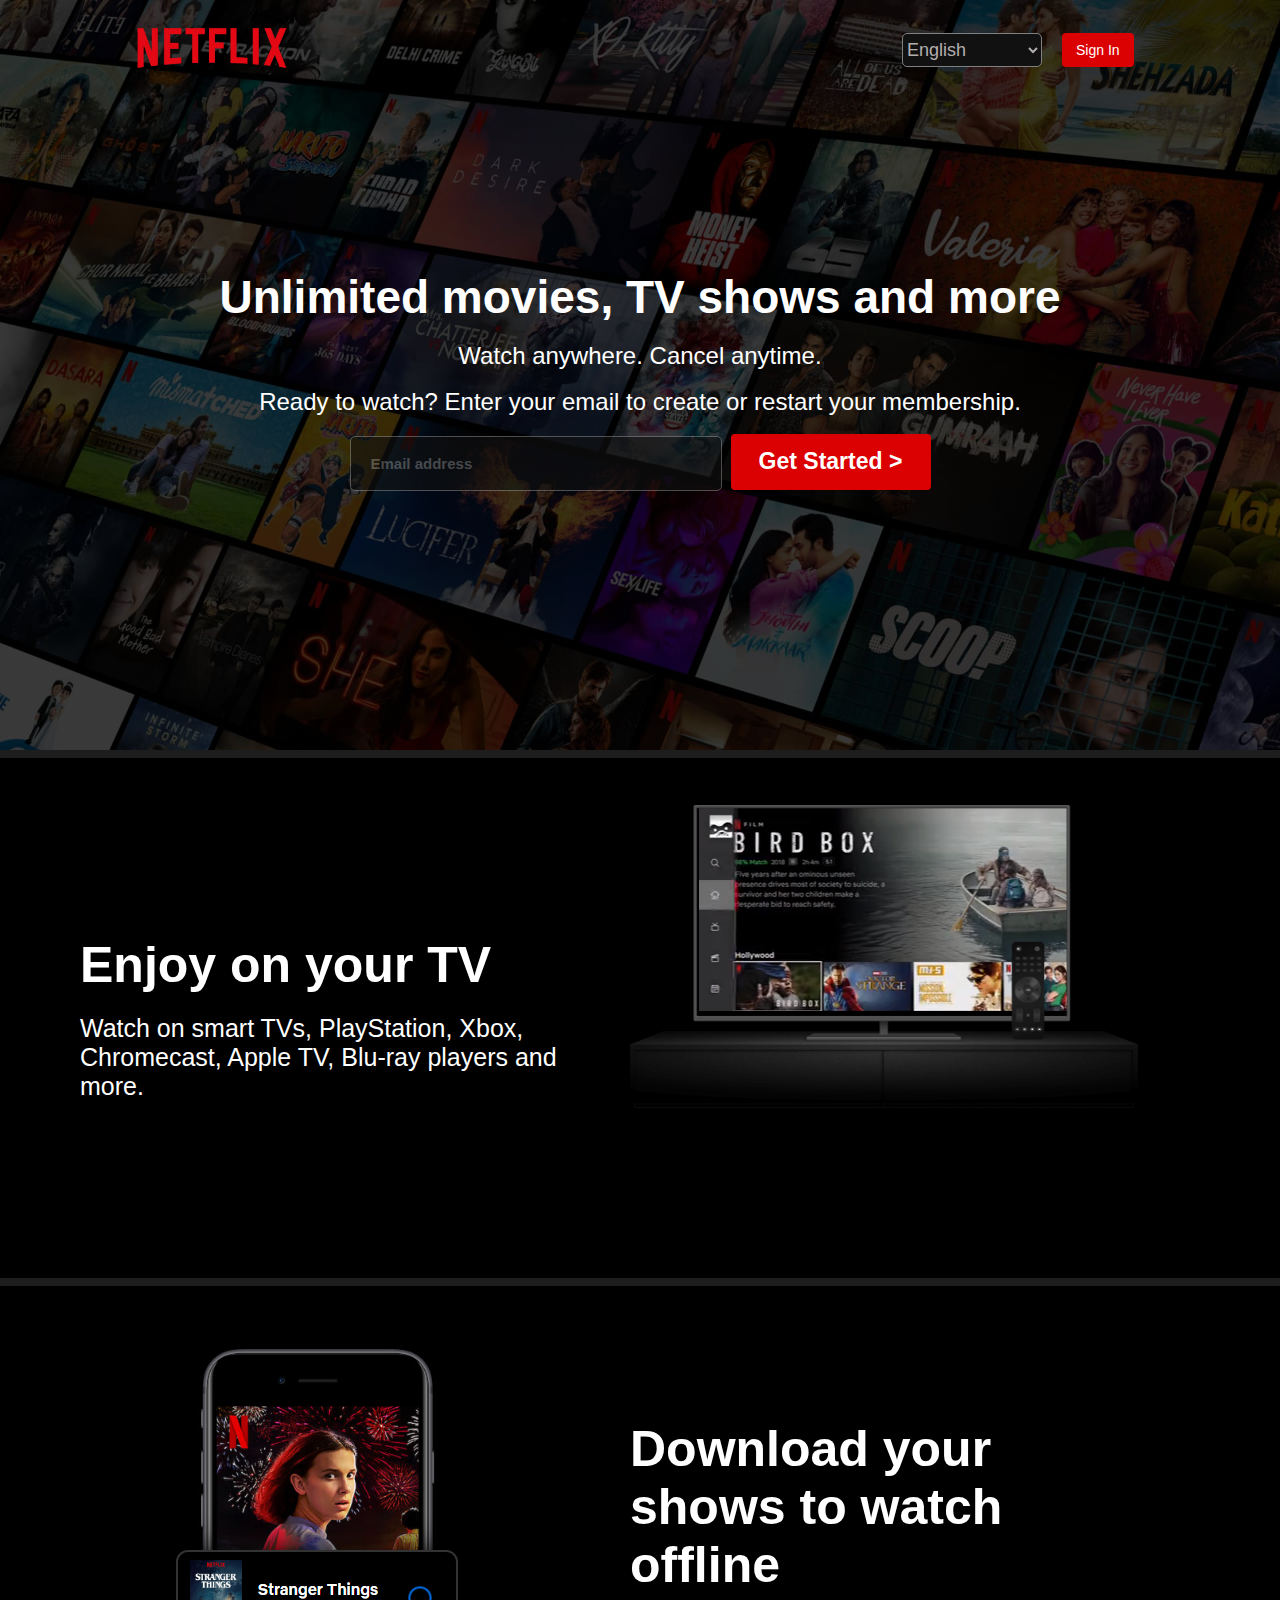
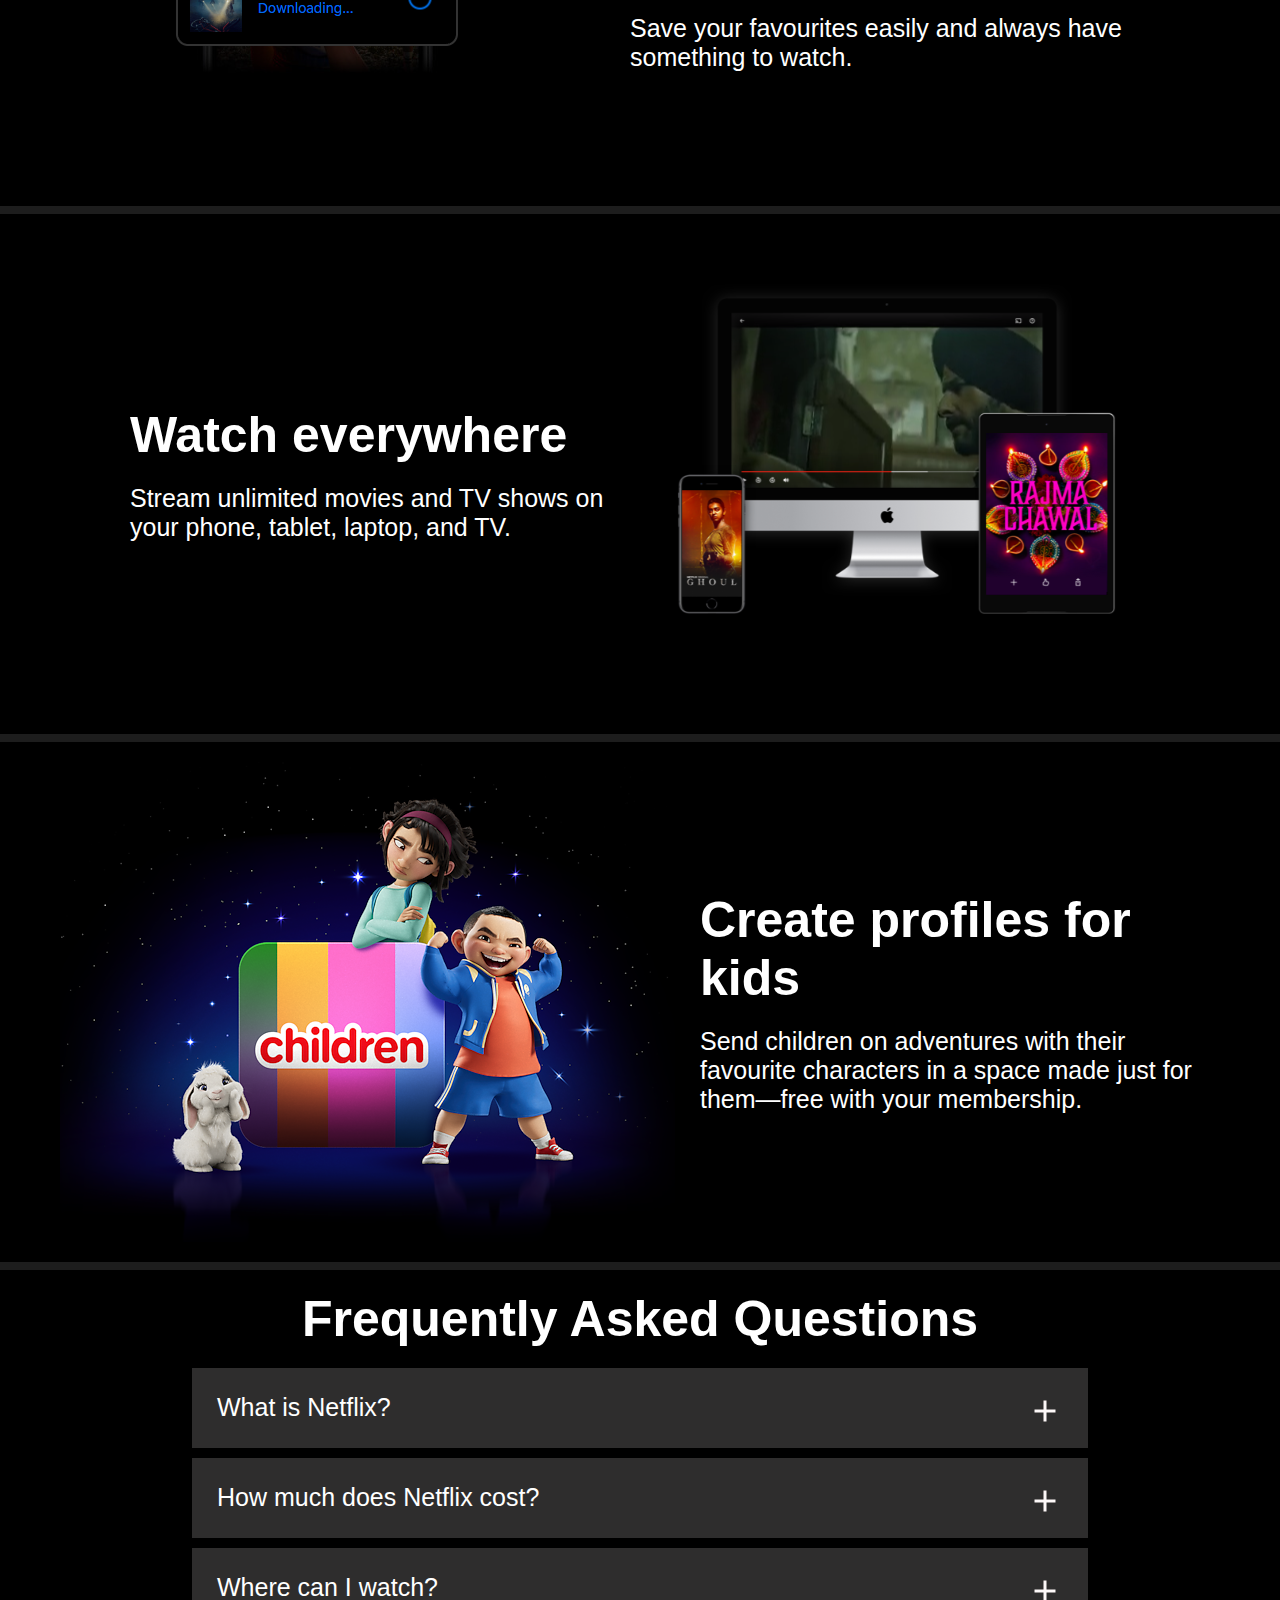
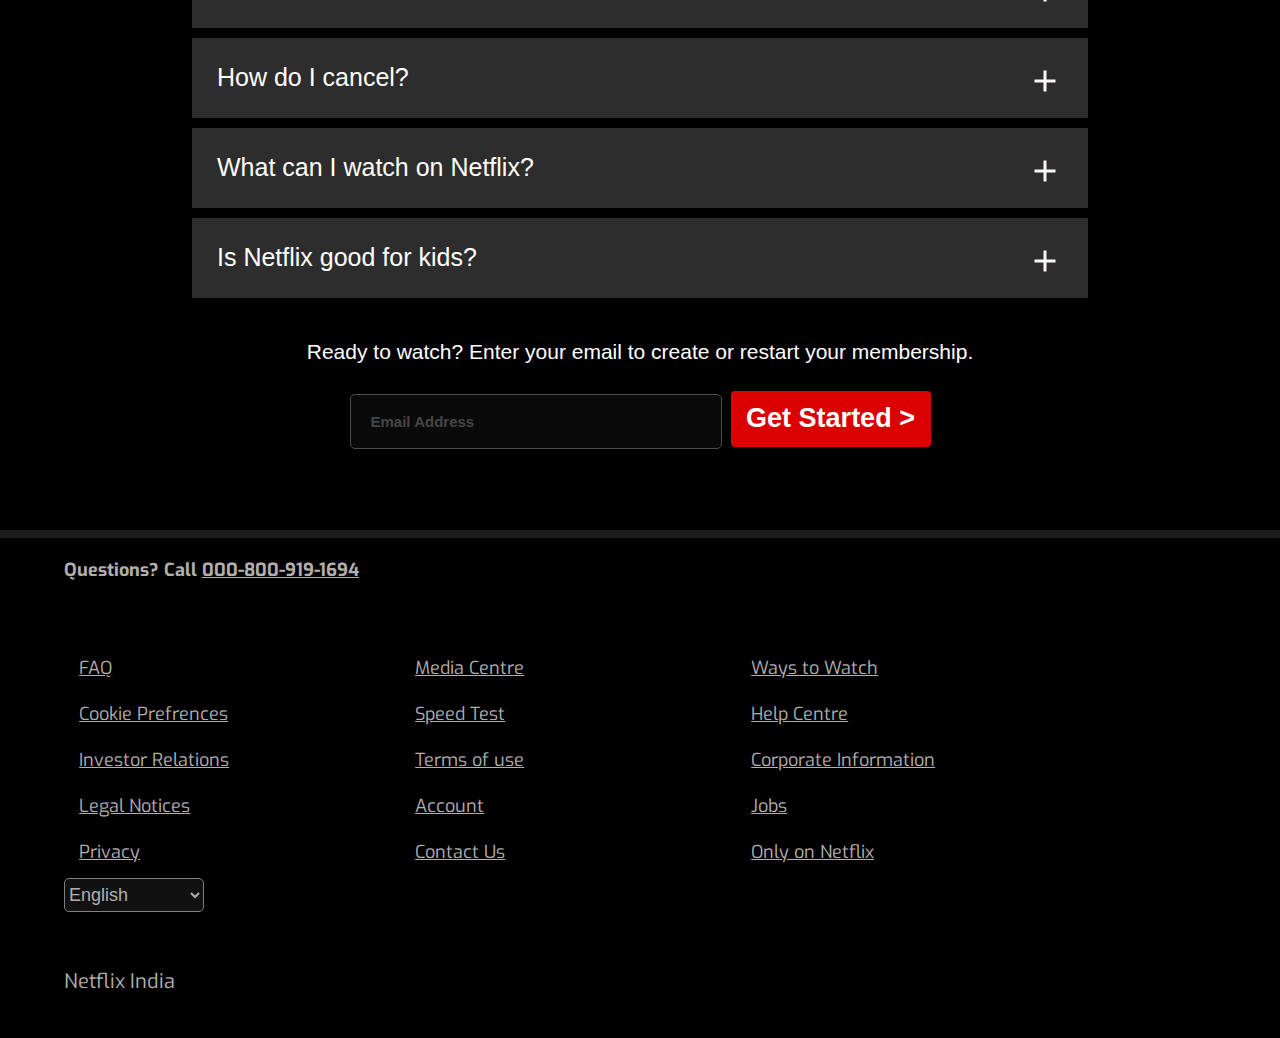
<file: index.html>
<!DOCTYPE html>
<html lang="en">
<head>
    <meta charset="UTF-8">
    <meta name="viewport" content="width=device-width, initial-scale=1.0">
    <title>Netflix Home-Page</title>
    <link rel="stylesheet" href="netflix.css">
    <link rel="shortcut icon" href="/img/logo.png" type="image/x-icon">
</head>
<body>
    <div class="main">
        <div class="home">
            <div class="nav">
                <div class="logo">
                    <img src="img/Netflix-logo-red-black-png__1_-removebg.png">
                </div>

                <div class="other">
                    <div class="lan">
                        <select onchange="window.location.href=this.value;">
                                <option value="" disabled selected hidden>English</option>
                                <option value="index.html">English</option>
                                <option value="index2.html">हिन्दी</option>
                        </select>
                    </div>

                    <div class="btn">
                        <button>
                            <p>Sign In</p>
                        </button>
                    </div>
                </div>
            </div>

            <div class="mid">
                <h1>Unlimited movies, TV shows and more</h1>
                <h2>Watch anywhere. Cancel anytime.</h2>
                <h2>Ready to watch? Enter your email to create or restart your membership.</h2>
                <form>
                    <input type="email" placeholder="Email address" class="mail">
                    <button>
                        <p>Get Started ></p>
                    </button>
                </form>
            </div>
        </div>

        <div class="tv">
            <div class="txttv">
                <h1>Enjoy on your TV</h1>
                <h2>Watch on smart TVs, PlayStation, Xbox, Chromecast, Apple TV, Blu-ray players and more.</h2>
            </div>

            <div class="imgtv">
                <img src="img/tvimg.png" class="allimg">
            </div>
        </div>

        <div class="mobile">
            <div class="imgmob">
                <img src="img/mobileimg.png" class="allimg">
            </div>

            <div class="txtmob">
                <h1>Download your shows to watch offline</h1>
                <h2>Save your favourites easily and always have something to watch.</h2>
            </div>

        </div>

        <div class="pc">
            <div class="txtpc">
                <h1>Watch everywhere</h1>
                <h2>Stream unlimited movies and TV shows on your phone, tablet, laptop, and TV.</h2>
            </div>

            <div class="imgpc">
                <img src="img/pcimg.png" class="allimg">
            </div>
        </div>

        <div class="child">
            <div class="imgch">
                <img src="img/child.png" class="allimg">
            </div>

            <div class="txtch">
                <h1>Create profiles for kids</h1>
                <h2>Send children on adventures with their favourite characters in a space made just for them—free with your membership.</h2>
            </div>
        </div>

        <div class="question">
            <p>Frequently Asked Questions</p>
            <button class="bton"><span>What is Netflix?</span><span><img src="img/plus-regular-36.png"></span></button>
            <button class="bton"><span>How much does Netflix cost?</span><span><img src="img/plus-regular-36.png"></span></button>
            <button class="bton"><span>Where can I watch?</span><span><img src="img/plus-regular-36.png"></span></button>
            <button class="bton"><span>How do I cancel?</span><span><img src="img/plus-regular-36.png"></span></span></button>
            <button class="bton"><span>What can I watch on Netflix?</span><span><img src="img/plus-regular-36.png"></span></button>
            <button class="bton"><span>Is Netflix good for kids?</span><span><img src="img/plus-regular-36.png"></span></button>
            <h3>Ready to watch? Enter your email to create or restart your membership.</h3>

            <div class="in">
                <p>Ready to watch? Enter your email to create or restart your membership.</p>
                <form>
                    <input type="email" placeholder="Email Address" class="mail">
                    <button>
                        <h2>Get Started ></h2>
                    </button>
                </form>
            </div>
        </div>

        <div class="extra">
            <div class="extra1">
                <div class="ext0">
                    <h2>Questions? Call <u>000-800-919-1694</u></h2>
                </div>

                <div class="ext1">
                    <ul>
                            <li><u>FAQ</u></li>
                            <li><u>Media Centre</u></li>
                            <li><u>Ways to Watch</u></li>
                            <li><u>Cookie Prefrences</u></li>
                            <li><u>Speed Test</u></li>
                            <li><u>Help Centre</u></li>
                            <li><u>Investor Relations</u></li>
                            <li><u>Terms of use</u></li>
                            <li><u>Corporate Information</u></li>
                            <li><u>Legal Notices</u></li>
                            <li><u>Account</u></li>
                            <li><u>Jobs</u></li>
                            <li><u>Privacy</u></li>
                            <li><u>Contact Us</u></li>
                            <li><u>Only on Netflix</u></li>
                    </ul>
                </div>

                <div class="ext2">
                    <select onchange="window.location.href=this.value;">
                        <option value="" disabled selected hidden>English</option>
                        <option value="index.html">English</option>
                        <option value="index2.html">हिन्दी</option>
                    </select>
                </div>

            </div>
            <div class="extra2">
                <p>Netflix India</p>
            </div>
        </div>    
    </div>
</body>
</html>
</file>
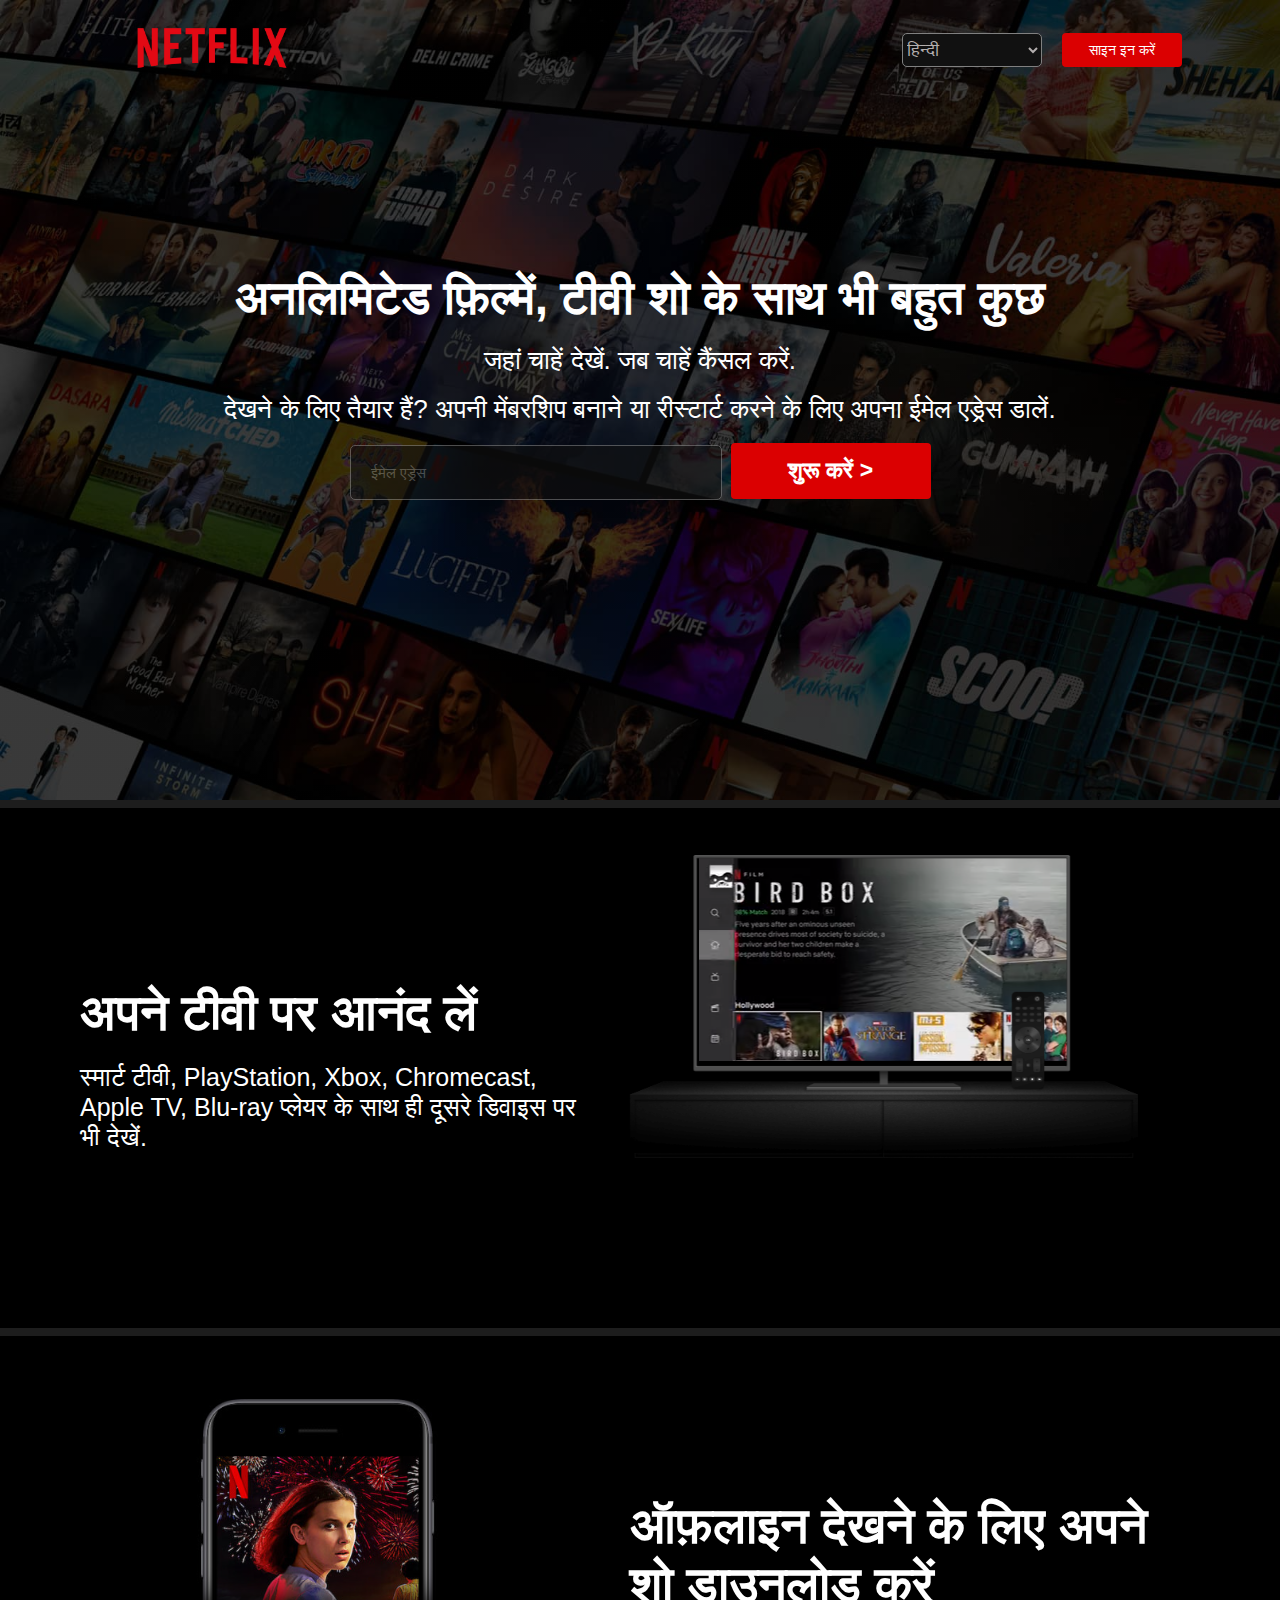
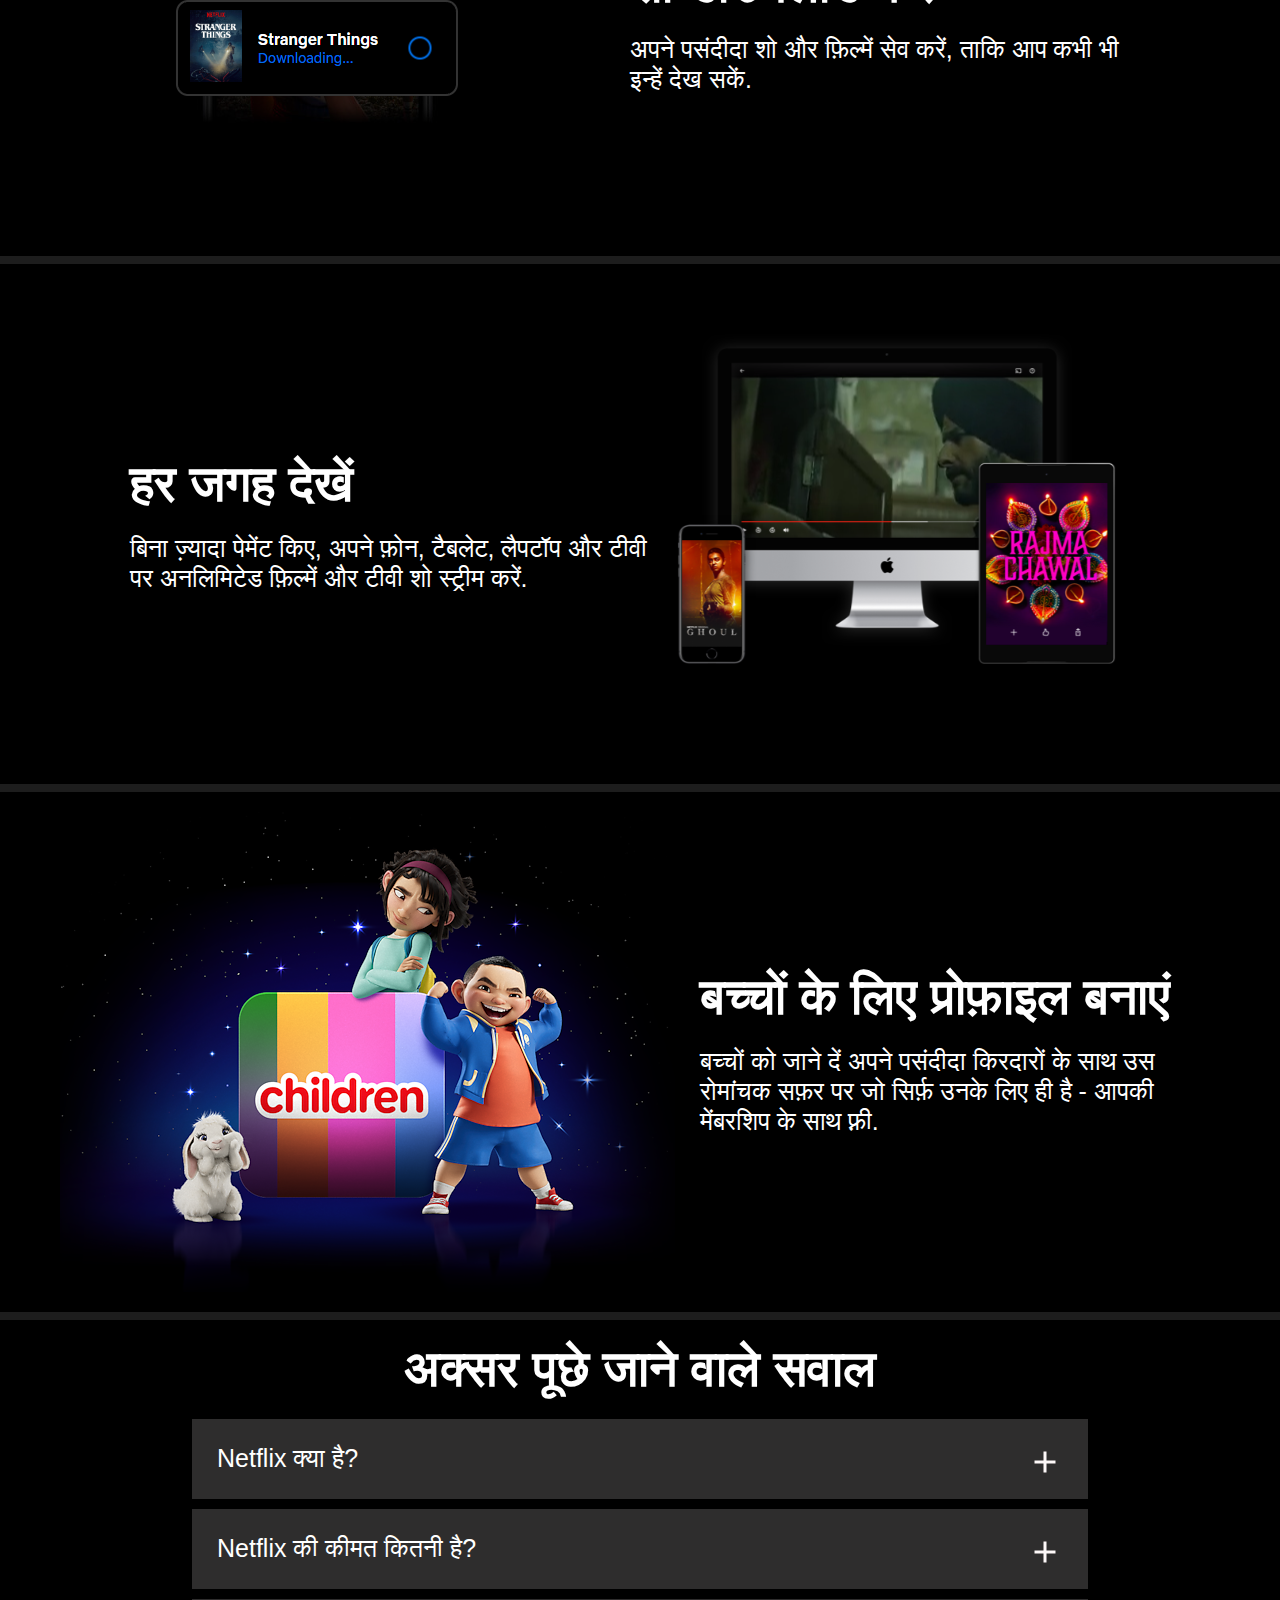
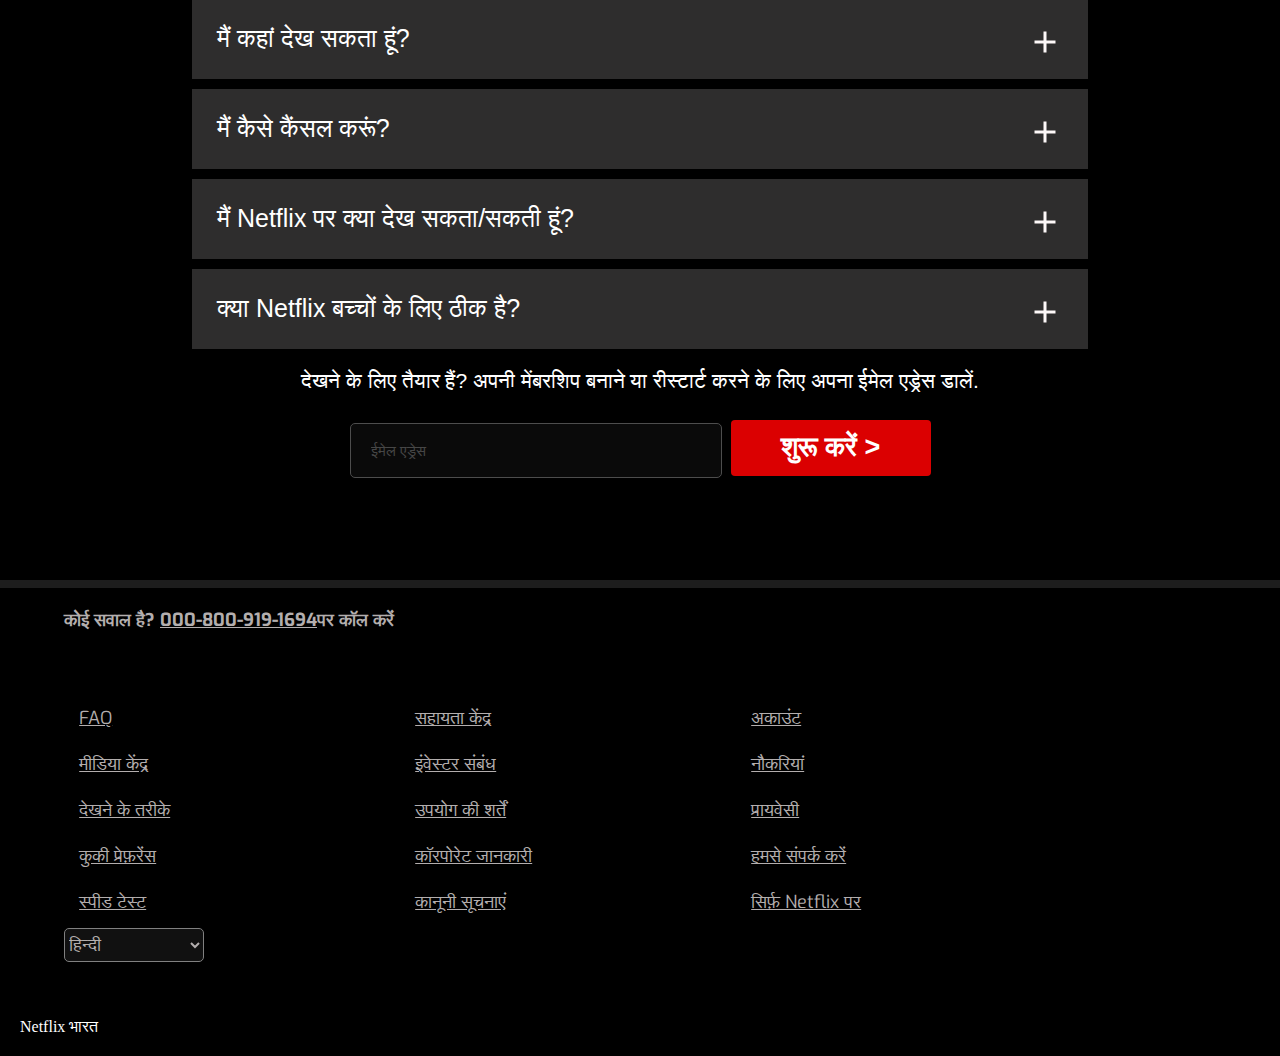
<file: index2.html>
<!DOCTYPE html>
<html lang="en">
<head>
    <meta charset="UTF-8">
    <meta name="viewport" content="width=device-width, initial-scale=1.0">
    <title>Netflix Home-Page</title>
    <link rel="stylesheet" href="netflix2.css">
    <link rel="shortcut icon" href="img/logo.png" type="image/x-icon">
</head>
<body>
    <div class="main">
        <div class="home">
            <div class="nav">
                <div class="logo">
                    <img src="img/Netflix-logo-red-black-png__1_-removebg.png">
                </div>

                <div class="other">
                    <div class="lan">
                        <select onchange="window.location.href=this.value;">
                                <option value="" disabled selected hidden>हिन्दी</option>
                                <option value="index2.html">हिन्दी</option>
                                <option value="index.html">English</option>
                        </select>
                    </div>

                    <div class="btn">
                        <button>
                            <p>साइन इन करें</p>
                        </button>
                    </div>
                </div>
            </div>

            <div class="mid">
                <h1>अनलिमिटेड फ़िल्में, टीवी शो के साथ भी बहुत कुछ</h1>
                <h2>जहां चाहें देखें. जब चाहें कैंसल करें.</h2>
                <h2>देखने के लिए तैयार हैं? अपनी मेंबरशिप बनाने या रीस्टार्ट करने के लिए अपना ईमेल एड्रेस डालें.</h2>

                <form>
                    <input type="email" placeholder="ईमेल एड्रेस">
                    <button>
                        <p>शुरू करें ></p>
                    </button>
                </form>
            </div>
        </div>

        <div class="tv">
            <div class="txttv">
                <h1>अपने टीवी पर आनंद लें</h1>
                <h2>स्मार्ट टीवी, PlayStation, Xbox, Chromecast, Apple TV, Blu-ray प्लेयर के साथ ही दूसरे डिवाइस पर भी देखें.</h2>
            </div>

            <div class="imgtv">
                <img src="img/tvimg.png" class="allimg">
            </div>
        </div>

        <div class="mobile">
            <div class="imgmob">
                <img src="img/mobileimg.png" class="allimg">
            </div>

            <div class="txtmob">
                <h1>ऑफ़लाइन देखने के लिए अपने शो डाउनलोड करें</h1>
                <h2>अपने पसंदीदा शो और फ़िल्में सेव करें, ताकि आप कभी भी इन्हें देख सकें.</h2>
            </div>

        </div>

        <div class="pc">
            <div class="txtpc">
                <h1>हर जगह देखें</h1>
                <h2>बिना ज़्यादा पेमेंट किए, अपने फ़ोन, टैबलेट, लैपटॉप और टीवी पर अनलिमिटेड फ़िल्में और टीवी शो स्ट्रीम करें.</h2>
            </div>

            <div class="imgpc">
                <img src="img/pcimg.png" class="allimg">
            </div>
        </div>

        <div class="child">
            <div class="imgch">
                <img src="img/child.png" class="allimg">
            </div>

            <div class="txtch">
                <h1>बच्चों के लिए प्रोफ़ाइल बनाएं</h1>
                <h2>बच्चों को जाने दें अपने पसंदीदा किरदारों के साथ उस रोमांचक सफ़र पर जो सिर्फ़ उनके लिए ही है - आपकी मेंबरशिप के साथ फ़्री.</h2>
            </div>
        </div>

        <div class="question">
            <p>अक्सर पूछे जाने वाले सवाल</p>
            <button class="bton"><span>Netflix क्या है?</span><span><img src="img/plus-regular-36.png"></span></button>
            <button class="bton"><span>Netflix की कीमत कितनी है?</span><span><img src="img/plus-regular-36.png"></span></button>
            <button class="bton"><span>मैं कहां देख सकता हूं?</span><span><img src="img/plus-regular-36.png"></span></button>
            <button class="bton"><span>मैं कैसे कैंसल करूं?</span><span><img src="img/plus-regular-36.png"></span></span></button>
            <button class="bton"><span>मैं Netflix पर क्या देख सकता/सकती हूं?</span><span><img src="img/plus-regular-36.png"></span></button>
            <button class="bton"><span>क्या Netflix बच्चों के लिए ठीक है?</span><span><img src="img/plus-regular-36.png"></span></button>

            <div class="in">
                <p>देखने के लिए तैयार हैं? अपनी मेंबरशिप बनाने या रीस्टार्ट करने के लिए अपना ईमेल एड्रेस डालें.</p>
                <form>
                    <input type="email" placeholder="ईमेल एड्रेस">
                    <button>
                        <h2>शुरू करें ></h2>
                    </button>
                </form>
            </div>
        </div>

        <div class="extra">
            <div class="extra1">
                <div class="ext0">
                    <h2>कोई सवाल है? <u>000-800-919-1694</u>पर कॉल करें</h2>
                </div>

                <div class="ext1">
                    <ul>
                            <li><u>FAQ</u></li>
                            <li><u>सहायता केंद्र</u></li>
                            <li><u>अकाउंट</u></li>
                            <li><u>मीडिया केंद्र</u></li>
                            <li><u>इंवेस्टर संबंध</u></li>
                            <li><u>नौकरियां</u></li>
                            <li><u>देखने के तरीके</u></li>
                            <li><u>उपयोग की शर्तें</u></li>
                            <li><u>प्रायवेसी</u></li>
                            <li><u>कुकी प्रेफ़रेंस</u></li>
                            <li><u>कॉरपोरेट जानकारी</u></li>
                            <li><u>हमसे संपर्क करें</u></li>
                            <li><u>स्पीड टेस्ट</u></li>
                            <li><u>कानूनी सूचनाएं</u></li>
                            <li><u>सिर्फ़ Netflix पर</u></li>
                    </ul>
                </div>

                <div class="ext2">
                    <select onchange="window.location.href=this.value;">
                        <option value="" disabled selected hidden>हिन्दी</option>
                        <option value="index2.html">हिन्दी</option>
                        <option value="index.html">English</option>
                    </select>
                </div>

            </div>

            <p>Netflix भारत</p>
        </div>    
    </div>
</body>
</html>
</file>
<file: netflix.css>
@import url('https://fonts.googleapis.com/css2?family=M+PLUS+1p:wght@100&display=swap');
@import url('https://fonts.googleapis.com/css2?family=Exo:wght@300&display=swap');
*{
    margin: 0;
    padding: 0;
}

body{
    overflow-x: hidden;
    width: 100vw;
    background-color: rgb(29, 29, 29);
}

html{
    overflow-x: hidden;

}

.main{
    width: 100vw;
}

.home{
    max-width: 100vw;
    background-image:linear-gradient(rgba(0,0,0,0.7),rgba(0,0,0,0.7)), url(img/homebackground.jpg);
    background-size: cover;
    height: 750px;
    margin-bottom: 8px;
}

.home .nav{
    display: flex;
    align-items: center;
    position: absolute;
    width: 82vw;
    margin-left: 150px;
    height: 100px;
    margin-left: 8vw;
    margin-right: 8vw;
    justify-content:space-between;
}

.home .other{
    width: 250px;
    display: flex;
    justify-content: space-between;
}

.home .nav img{
    width: 220px;
}

.nav .btn{
    width: 200px;
    margin: auto;
    padding-left: 20px;
}

.nav .lan{
    width: 180px;
}

.nav .logo{
    margin-right: 0px;
    padding: 0px;
}

.nav button{
    background-color: #db0001;
    border: none;
    cursor: pointer;
    font-size: 14px;
    font-weight: 500;
    padding: 7px 14px;
    border-radius: 4px;
    color: white;
    height: 34px;
}

.home .mid{
    margin: auto;
    width: 950px;
    height: 300px;
    text-align: center;
    padding-top: 270px;
}

.home .mid h2{
    color: white;
    font-size: 24px;
    font-family: "Netflix Sans", "Helvetica Neue", "Segoe UI", Roboto, Ubuntu, sans-serif;
    font-weight: 400;
    padding-top: 18px;
}

.home .mid h1{
    color: white;
    font-size: 46px;
    font-weight: 800;
    font-family: "Netflix Sans", "Helvetica Neue", "Segoe UI", Roboto, Ubuntu, sans-serif;
}

.home .mid input{
    margin-top: 20px;
    width: 350px;
    height: 53px;
    border: none;
    border-radius: 4px;
    font-size: 15px;
    border: 1px solid gray;
    border-radius: 5px;
    background: none;
    background-color: rgb(17, 17, 17);
    opacity: 0.6;
    padding-left: 20px;
    margin-right: 5px;
}

.home .mid button{
    background-color: #db0001;
    border: none;
    cursor: pointer;
    font-size: 23px;
    font-weight: 600;
    padding: 7px 14px;
    border-radius: 4px;
    color: white;
    height: 56px;
    width: 200px;
}

.tv, .child{
    height: 520px;
    margin-bottom: 8px;
    background-color: black;
    display: flex;
    width: 100vw;
}

.tv .txttv, .pc .txtpc{
    width: 520px;
    margin: auto;
    margin-right: 0px;
}

.tv .imgtv{
    height: 480px;
    width: 600px;
    background-repeat: no-repeat;
    margin: auto;
    margin-left: 0px;
}

.tv .txttv h1, .pc .txtpc h1{
    color: white;
    padding-bottom: 20px;
    font-family: "Netflix Sans", "Helvetica Neue", "Segoe UI", Roboto, Ubuntu, sans-serif;
    font-size: 50px;
}

.tv .txttv h2, .pc .txtpc h2{
    color: white;
    font-family: "Netflix Sans", "Helvetica Neue", "Segoe UI", Roboto, Ubuntu, sans-serif;
    font-weight: 400;
    font-size: 25px;
}

.mobile, .pc{
    height: 520px;
    margin-bottom: 8px;
    background-color: black;
    display: flex;
}

.mobile .imgmob{
    height: 440px;
    width: 500px;
    background-repeat: no-repeat;
    margin: auto;
    margin-right: 0px;
}

.mobile .txtmob{
    width: 520px;
    margin: auto;
    margin-left: 0px;
}

.mobile .txtmob h1{
    color: white;
    padding-bottom: 20px;
    font-family: "Netflix Sans", "Helvetica Neue", "Segoe UI", Roboto, Ubuntu, sans-serif;
    font-size: 50px;
}

.mobile .txtmob h2{
    color: white;
    font-family: "Netflix Sans", "Helvetica Neue", "Segoe UI", Roboto, Ubuntu, sans-serif;
    font-weight: 400;
    font-size: 25px;
}

.pc .imgpc{
    height: 400px;
    width: 500px;
    background-repeat: no-repeat;
    margin: auto;
    margin-left: 0px;
}

.child .imgch{
    height: 480px;
    width: 640px;
    background-repeat: no-repeat;
    margin: auto;
    margin-right: 0px;
}

.child .txtch{
    width: 520px;
    margin: auto;
    margin-left: 0px;
}

.child .txtch h1{
    color: white;
    padding-bottom: 20px;
    font-family: "Netflix Sans", "Helvetica Neue", "Segoe UI", Roboto, Ubuntu, sans-serif;
    font-size: 50px;
}

.child .txtch h2{
    color: white;
    font-family: "Netflix Sans", "Helvetica Neue", "Segoe UI", Roboto, Ubuntu, sans-serif;
    font-weight: 400;
    font-size: 25px;
}

.question{
    max-width: 100%;
    background-size: cover;
    height: 860px;
    margin-bottom: 8px;
    background-color: black;
}

.question p{
    color: white;
    text-align: center;
    padding: 20px;
    font-size: 50px;
    font-weight: 800;
    font-family: "Netflix Sans", "Helvetica Neue", "Segoe UI", Roboto, Ubuntu, sans-serif;
}

.question .in p{
    color: white;
    text-align: center;
    padding: 10px;
    font-size: 21px;
    font-weight: 400;
    font-family: "Netflix Sans", "Helvetica Neue", "Segoe UI", Roboto, Ubuntu, sans-serif;
}

.question .bton{
    width: 70vw;
    height: 80px;
    margin-bottom: 10px;
    margin-left: 15vw;
    background-color: rgb(46, 45, 45);
    border: none;
    color: white;
    text-align: left;
    font-size: 25px;
    padding: 25px;
    display: flex;
    justify-content: space-between;
}

.question span{
    text-align: left;
}

.question .in{
    width: 70vw;
    text-align: center;
    margin-left: 15vw;
}

.question .bton:hover{
    background-color: rgb(22, 22, 22);
}

.question .in input{
    margin-top: 20px;
    width: 350px;
    height: 53px;
    border: none;
    border-radius: 4px;
    font-size: 15px;
    border: 1px solid gray;
    border-radius: 5px;
    background: none;
    background-color: rgb(17, 17, 17);
    opacity: 0.6;
    padding-left: 20px;
    margin-right: 5px;
}

.question .in button{
    background-color: #db0001;
    border: none;
    cursor: pointer;
    font-size: 18px;
    font-weight: 600;
    padding: 7px 14px;
    border-radius: 4px;
    color: white;
    height: 56px;
    width: 200px; 
}

.extra{
    height: auto;
    background-color: black;
    color: white;
    display: flex;
    flex-direction: column;
    padding: 20px;
}

.extra .extra1{
    display: flex;
    flex-direction: column;
}

.extra .extra1 ul{
    display: flex;
    flex-wrap: wrap;
    list-style: none;
    padding-left: 4vw;
}

.extra .extra1 li{
    width: 320px;
    height: 30px;
    font-size: 18px;
}

.extra .ext0, .extra .ext2{
    height: 50px;
    font-family: 'Exo', sans-serif;
    color: rgb(179, 174, 174);
    font-size: 12px;
    width: 90vw;
    margin: auto;
    margin-bottom: 40px;
}

.extra .ext2 select, .lan select{
    height: 34px;
    width: 140px;
    font-size: 18px;
    border: 1px solid gray;
    border-radius: 5px;
    background-color: rgb(17, 17, 17);
    color: rgb(179, 174, 174);
}

.extra ul li{
    color: rgb(179, 174, 174);
    font-family: 'Exo', sans-serif;
    list-style: none;
    padding: 8px;
    font-size: 14px;
    flex-direction: column;
    width: 330px;
}

.extra .extra2{
    height: 50px;
    font-family: 'Exo', sans-serif;
    color: rgb(179, 174, 174);
    font-size: 20px;
    width: 90vw;
    margin: auto;
}

.mail{
    color: white;
    font-weight: 600;
}

@media (width<=1060px){
    body{
        overflow-x: hidden;
    }
    html{
        overflow-x: hidden;
    }

    .home .nav{
        width: 92%;
        height: 100px;
        margin-left: 1vw;
        margin-right: 1vw;
    }
    
    .home .other{
        width: 40vw;
        display: flex;
        justify-content: space-around;
    }
    
    .home .nav img{
        width: 120px;
    }
    
    .nav .btn{
        width: 100px;
        padding-left: 10px;
        margin-right: 2px;
    }
    
    .nav .lan{
        width: 80px;
    }

    .nav select{
        width: 100%;
    }
    
    .home .mid{
        padding-top: 200px;
        width: 100%;
    }
    .home .mid h2{
        font-size: 22px;
        font-weight: 400;
        padding-top: 18px;
    }
    
    .home .mid h1{
        font-size:2.5rem;
        font-weight: 800;
    }

    .tv,.pc{
        height: auto;
        display: flex;
        flex-direction: column;
    }

    .tv .txttv, .pc .txtpc{
        width: 90vw;
        padding: 10px;
    }

    .tv .imgtv, .pc .imgpc{
        width: 60vw;
        height: auto;
        margin: auto;
    }

    .tv .allimg, .pc .allimg{
        max-width: 100%;
    }

    .mobile , .child{
        height: auto;
        display: flex;
        flex-direction: column-reverse;
    }

    .mobile .txtmob, .child .txtch{
        width: 90vw;
        padding: 10px;
        text-align: center;
    }

    .mobile .imgmob, .child .imgch{
        width: 60vw;
        height: auto;
        margin: auto;
    }

    .mobile .allimg, .child .allimg{
        max-width: 100%;
    }

    .question{
        height: auto;
    }

    .question .bton{
        width: 74vw;
        height: auto;
        margin-bottom: 10px;
        margin-left: 12vw;
        font-size: 20px;
        padding: 22px;
    }

    .question .in{
        width: 70vw;
        text-align: center;
        margin-left: 15vw;
    }
    
    .question .in input{
        margin-top: 20px;
        width: 250px;
        height: 53px;
        border: none;
        border-radius: 4px;
        font-size: 15px;
        border: 1px solid gray;
    }
    
    .question .in button{
        font-size: 15px;
        font-weight: 600;
        padding: 7px 14px;
        border-radius: 4px;
        color: white;
        height: 56px;
        width: 170px; 
        margin: 15px;
    }

    .extra{
        height: auto;
    }
}
</file>
<file: netflix2.css>
@import url('https://fonts.googleapis.com/css2?family=M+PLUS+1p:wght@100&display=swap');
@import url('https://fonts.googleapis.com/css2?family=Exo:wght@300&display=swap');
*{
    margin: 0;
    padding: 0;
}

body{
    overflow-x: hidden;
    width: 100vw;
    background-color: rgb(29, 29, 29);
}

html{
    overflow-x: hidden;

}

.main{
    width: 100vw;
}

.home{
    max-width: 100vw;
    background-image:linear-gradient(rgba(0,0,0,0.7),rgba(0,0,0,0.7)), url(img/homebackground.jpg);
    background-size: cover;
    height: 800px;
    margin-bottom: 8px;
}

.home .nav{
    display: flex;
    align-items: center;
    position: absolute;
    width: 82vw;
    margin-left: 150px;
    height: 100px;
    margin-left: 8vw;
    margin-right: 8vw;
    justify-content:space-between;
}

.home .other{
    width: 250px;
    display: flex;
    justify-content: space-between;
}

.home .nav img{
    width: 220px;
}

.nav .btn{
    width: 200px;
    margin: auto;
    padding-left: 20px;
}

.nav .lan{
    width: 180px;
}

.nav .logo{
    margin-right: 0px;
    padding: 0px;
}

.nav button{
    background-color: #db0001;
    border: none;
    cursor: pointer;
    font-size: 14px;
    font-weight: 500;
    padding: 7px;
    border-radius: 4px;
    color: white;
    height: 34px;
    width: 120px;
}

.home .mid{
    margin: auto;
    width: 950px;
    height: 300px;
    text-align: center;
    padding-top: 270px;
}

.home .mid h2{
    color: white;
    font-size: 26px;
    font-family: "Netflix Sans", "Helvetica Neue", "Segoe UI", Roboto, Ubuntu, sans-serif;
    font-weight: 400;
    padding-top: 18px;
}

.home .mid h1{
    color: white;
    font-size: 48px;
    font-weight: 800;
    font-family: "Netflix Sans", "Helvetica Neue", "Segoe UI", Roboto, Ubuntu, sans-serif;
}

.home .mid input{
    margin-top: 20px;
    width: 350px;
    height: 53px;
    border: none;
    border-radius: 4px;
    font-size: 15px;
    border: 1px solid gray;
    border-radius: 5px;
    background: none;
    background-color: rgb(17, 17, 17);
    opacity: 0.6;
    padding-left: 20px;
    margin-right: 5px;
}

.home .mid button{
    background-color: #db0001;
    border: none;
    cursor: pointer;
    font-size: 23px;
    font-weight: 600;
    padding: 7px 14px;
    border-radius: 4px;
    color: white;
    height: 56px;
    width: 200px;
}

.tv, .child{
    height: 520px;
    margin-bottom: 8px;
    background-color: black;
    display: flex;
    width: 100vw;
}

.tv .txttv, .pc .txtpc{
    width: 520px;
    margin: auto;
    margin-right: 0px;
}

.tv .imgtv{
    height: 480px;
    width: 600px;
    background-repeat: no-repeat;
    margin: auto;
    margin-left: 0px;
}

.tv .txttv h1, .pc .txtpc h1{
    color: white;
    padding-bottom: 20px;
    font-family: "Netflix Sans", "Helvetica Neue", "Segoe UI", Roboto, Ubuntu, sans-serif;
    font-size: 50px;
}

.tv .txttv h2, .pc .txtpc h2{
    color: white;
    font-family: "Netflix Sans", "Helvetica Neue", "Segoe UI", Roboto, Ubuntu, sans-serif;
    font-weight: 400;
    font-size: 25px;
}

.mobile, .pc{
    height: 520px;
    margin-bottom: 8px;
    background-color: black;
    display: flex;
}

.mobile .imgmob{
    height: 440px;
    width: 500px;
    background-repeat: no-repeat;
    margin: auto;
    margin-right: 0px;
}

.mobile .txtmob{
    width: 520px;
    margin: auto;
    margin-left: 0px;
}

.mobile .txtmob h1{
    color: white;
    padding-bottom: 20px;
    font-family: "Netflix Sans", "Helvetica Neue", "Segoe UI", Roboto, Ubuntu, sans-serif;
    font-size: 50px;
}

.mobile .txtmob h2{
    color: white;
    font-family: "Netflix Sans", "Helvetica Neue", "Segoe UI", Roboto, Ubuntu, sans-serif;
    font-weight: 400;
    font-size: 25px;
}

.pc .imgpc{
    height: 400px;
    width: 500px;
    background-repeat: no-repeat;
    margin: auto;
    margin-left: 0px;
}

.child .imgch{
    height: 480px;
    width: 640px;
    background-repeat: no-repeat;
    margin: auto;
    margin-right: 0px;
}

.child .txtch{
    width: 520px;
    margin: auto;
    margin-left: 0px;
}

.child .txtch h1{
    color: white;
    padding-bottom: 20px;
    font-family: "Netflix Sans", "Helvetica Neue", "Segoe UI", Roboto, Ubuntu, sans-serif;
    font-size: 50px;
}

.child .txtch h2{
    color: white;
    font-family: "Netflix Sans", "Helvetica Neue", "Segoe UI", Roboto, Ubuntu, sans-serif;
    font-weight: 400;
    font-size: 25px;
}

.question{
    max-width: 100%;
    background-size: cover;
    height: 860px;
    margin-bottom: 8px;
    background-color: black;
}

.question p{
    color: white;
    text-align: center;
    padding: 20px;
    font-size: 50px;
    font-weight: 800;
    font-family: "Netflix Sans", "Helvetica Neue", "Segoe UI", Roboto, Ubuntu, sans-serif;
}

.question .in p{
    color: white;
    text-align: center;
    padding: 10px;
    font-size: 21px;
    font-weight: 400;
    font-family: "Netflix Sans", "Helvetica Neue", "Segoe UI", Roboto, Ubuntu, sans-serif;
}

.question .bton{
    width: 70vw;
    height: 80px;
    margin-bottom: 10px;
    margin-left: 15vw;
    background-color: rgb(46, 45, 45);
    border: none;
    color: white;
    text-align: left;
    font-size: 25px;
    padding: 25px;
    display: flex;
    justify-content: space-between;
}

.question span{
    text-align: left;
}

.question .in{
    width: 70vw;
    text-align: center;
    margin-left: 15vw;
}

.question .bton:hover{
    background-color: rgb(22, 22, 22);
}

.question .in input{
    margin-top: 20px;
    width: 350px;
    height: 53px;
    border: none;
    border-radius: 4px;
    font-size: 15px;
    border: 1px solid gray;
    border-radius: 5px;
    background: none;
    background-color: rgb(17, 17, 17);
    opacity: 0.6;
    padding-left: 20px;
    margin-right: 5px;
}

.question .in button{
    background-color: #db0001;
    border: none;
    cursor: pointer;
    font-size: 18px;
    font-weight: 600;
    padding: 7px 14px;
    border-radius: 4px;
    color: white;
    height: 56px;
    width: 200px; 
}

.extra{
    height: auto;
    background-color: black;
    color: white;
    display: flex;
    flex-direction: column;
    padding: 20px;
}

.extra .extra1{
    display: flex;
    flex-direction: column;
}

.extra .extra1 ul{
    display: flex;
    flex-wrap: wrap;
    list-style: none;
    padding-left: 4vw;
}

.extra .extra1 li{
    width: 320px;
    height: 30px;
    font-size: 18px;
}

.extra .ext0, .extra .ext2{
    height: 50px;
    font-family: 'Exo', sans-serif;
    color: rgb(179, 174, 174);
    font-size: 12px;
    width: 90vw;
    margin: auto;
    margin-bottom: 40px;
}

.extra .ext2 select, .lan select{
    height: 34px;
    width: 140px;
    font-size: 18px;
    border: 1px solid gray;
    border-radius: 5px;
    background-color: rgb(17, 17, 17);
    color: rgb(179, 174, 174);
}

.extra ul li{
    color: rgb(179, 174, 174);
    font-family: 'Exo', sans-serif;
    list-style: none;
    padding: 8px;
    font-size: 14px;
    flex-direction: column;
    width: 330px;
}

.extra .extra2{
    height: 50px;
    font-family: 'Exo', sans-serif;
    color: rgb(179, 174, 174);
    font-size: 20px;
    width: 90vw;
    margin: auto;
}

.mail{
    color: white;
    font-weight: 600;
}

@media (width<=1060px){
    body{
        overflow-x: hidden;
    }
    html{
        overflow-x: hidden;
    }


    .home .nav{
        width: 92%;
        height: 100px;
        margin-left: 1vw;
        margin-right: 1vw;
    }
    
    .home .other{
        width: 40vw;
        display: flex;
        justify-content: space-around;
    }
    
    .home .nav img{
        width: 120px;
    }
    
    .nav .btn{
        width: 100px;
        padding-left: 10px;
        margin-right: 2px;
    }
    
    .nav .lan{
        width: 80px;
    }

    .nav select{
        width: 100%;
    }
    
    .home .mid{
        padding-top: 200px;
        width: 100%;
    }
    .home .mid h2{
        font-size: 22px;
        font-weight: 400;
        padding-top: 18px;
        width: 90vw;
        margin: auto;
    }
    
    .home .mid h1{
        font-size:30px;
        font-weight: 800;
        width: 90vw;
        margin: auto;
    }

    .tv,.pc{
        height: auto;
        display: flex;
        flex-direction: column;
    }

    .tv .txttv, .pc .txtpc{
        width: 90vw;
        padding: 10px;
        text-align: center;
    }

    .tv .imgtv, .pc .imgpc{
        width: 60vw;
        height: auto;
        margin: auto;
    }

    .tv .allimg, .pc .allimg{
        max-width: 100%;
    }

    .mobile , .child{
        height: auto;
        display: flex;
        flex-direction: column-reverse;
    }

    .mobile .txtmob, .child .txtch{
        width: 90vw;
        padding: 10px;
        text-align: center;
    }

    .mobile .imgmob, .child .imgch{
        width: 60vw;
        height: auto;
        margin: auto;
    }

    .mobile .allimg, .child .allimg{
        max-width: 100%;
    }

    .question{
        height: auto;
    }

    .question .bton{
        width: 74vw;
        height: auto;
        margin-bottom: 10px;
        margin-left: 12vw;
        font-size: 20px;
        padding: 22px;
    }

    .question .in{
        width: 70vw;
        text-align: center;
        margin-left: 15vw;
    }
    
    .question .in input{
        margin-top: 20px;
        width: 250px;
        height: 53px;
        border: none;
        border-radius: 4px;
        font-size: 15px;
        border: 1px solid gray;
    }
    
    .question .in button{
        font-size: 15px;
        font-weight: 600;
        padding: 7px 14px;
        border-radius: 4px;
        color: white;
        height: 56px;
        width: 170px; 
        margin: 15px;
    }

    .extra{
        height: auto;
    }
}
</file>
